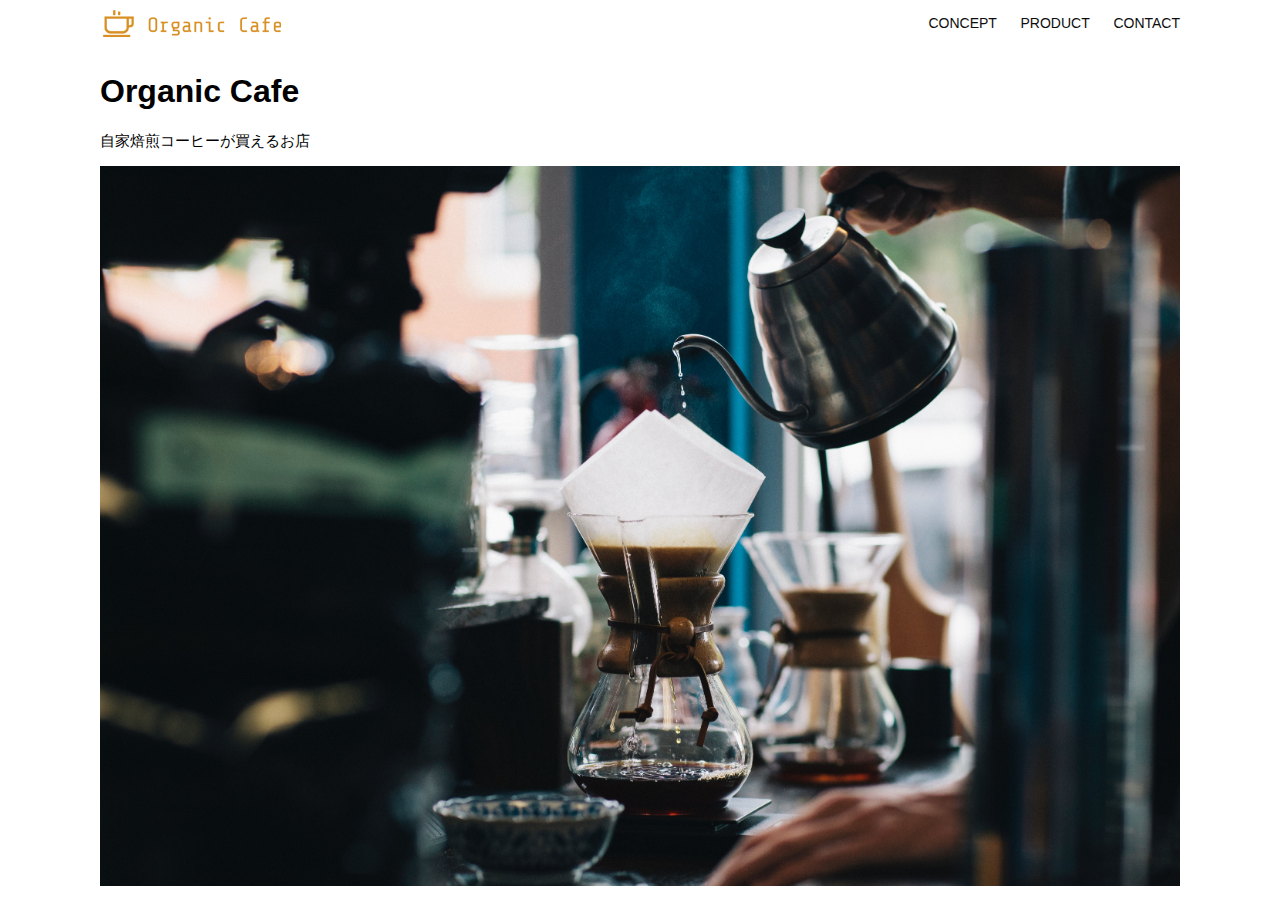
<file: html-css-kadai_013/index.html>
<!DOCTYPE html>
<html>
  <head>
    <title>Organic Cafe</title>
    <meta charset="UTF-8" />
    <meta
      name="description"
      content="自家焙煎のコーヒーがお家で楽しめるOrganic Cafe"
    />
    <meta name="viewport" content="width=device-width, initial-scale=1.0" />
    <link rel="stylesheet" href="style.css" />
  </head>
  <body>
    <!-- ヘッダー -->
    <header>
      <!-- ロゴ -->
      <a href="index.html" id="logo">
        <img src="images/logo.png" alt="トップページに戻る">
      </a>

      <!-- PC用ナビゲーション -->
      <nav id="nav-pc">
        <a href="index.html#concept">CONCEPT</a>
        <a href="index.html#product">PRODUCT</a>
        <a href="index.html#contact">CONTACT</a>
      </nav>
      <img id="menu-sp" src="images/button-menu.png" alt="ナビゲーションを開く" onclick="document.getElementById('nav-sp').style.display='block'">

      <!-- スマホ用ナビゲーション -->
      <nav id="nav-sp">
        <img id="close" src="images/button-close.png" alt="ナビゲーションを閉じる" onclick="document.getElementById('nav-sp').style.display='none'">
        <a id="logo-sp"  href="index.html" onclick="document.getElementById('nav-sp').style.display='none'"><img src="images/logo-sp.png" alt="トップページに戻る"></a>
        <a class="menu" href="index.html#concept" onclick="document.getElementById('nav-sp').style.display='none'">CONCEPT</a>
        <a class="menu" href="index.html#product" onclick="document.getElementById('nav-sp').style.display='none'">PRODUCT</a>
        <a class="menu" href="index.html#contact" onclick="document.getElementById('nav-sp').style.display='none'">CONTACT</a>
      </nav>
    </header>
    <main>
      <article>
        <!-- メインビジュアル -->
        <section id="main-visual">
          <div id="main-message">
            <h1>Organic Cafe</h1>
            <p>自家焙煎コーヒーが買えるお店</p>
          </div>
          <img
            src="images/main-image.jpg"
            alt="コーヒーをハンドドリップで淹れる画像"
          />
        </section>
      </article>
    </main>
  </body>
</html>
</file>
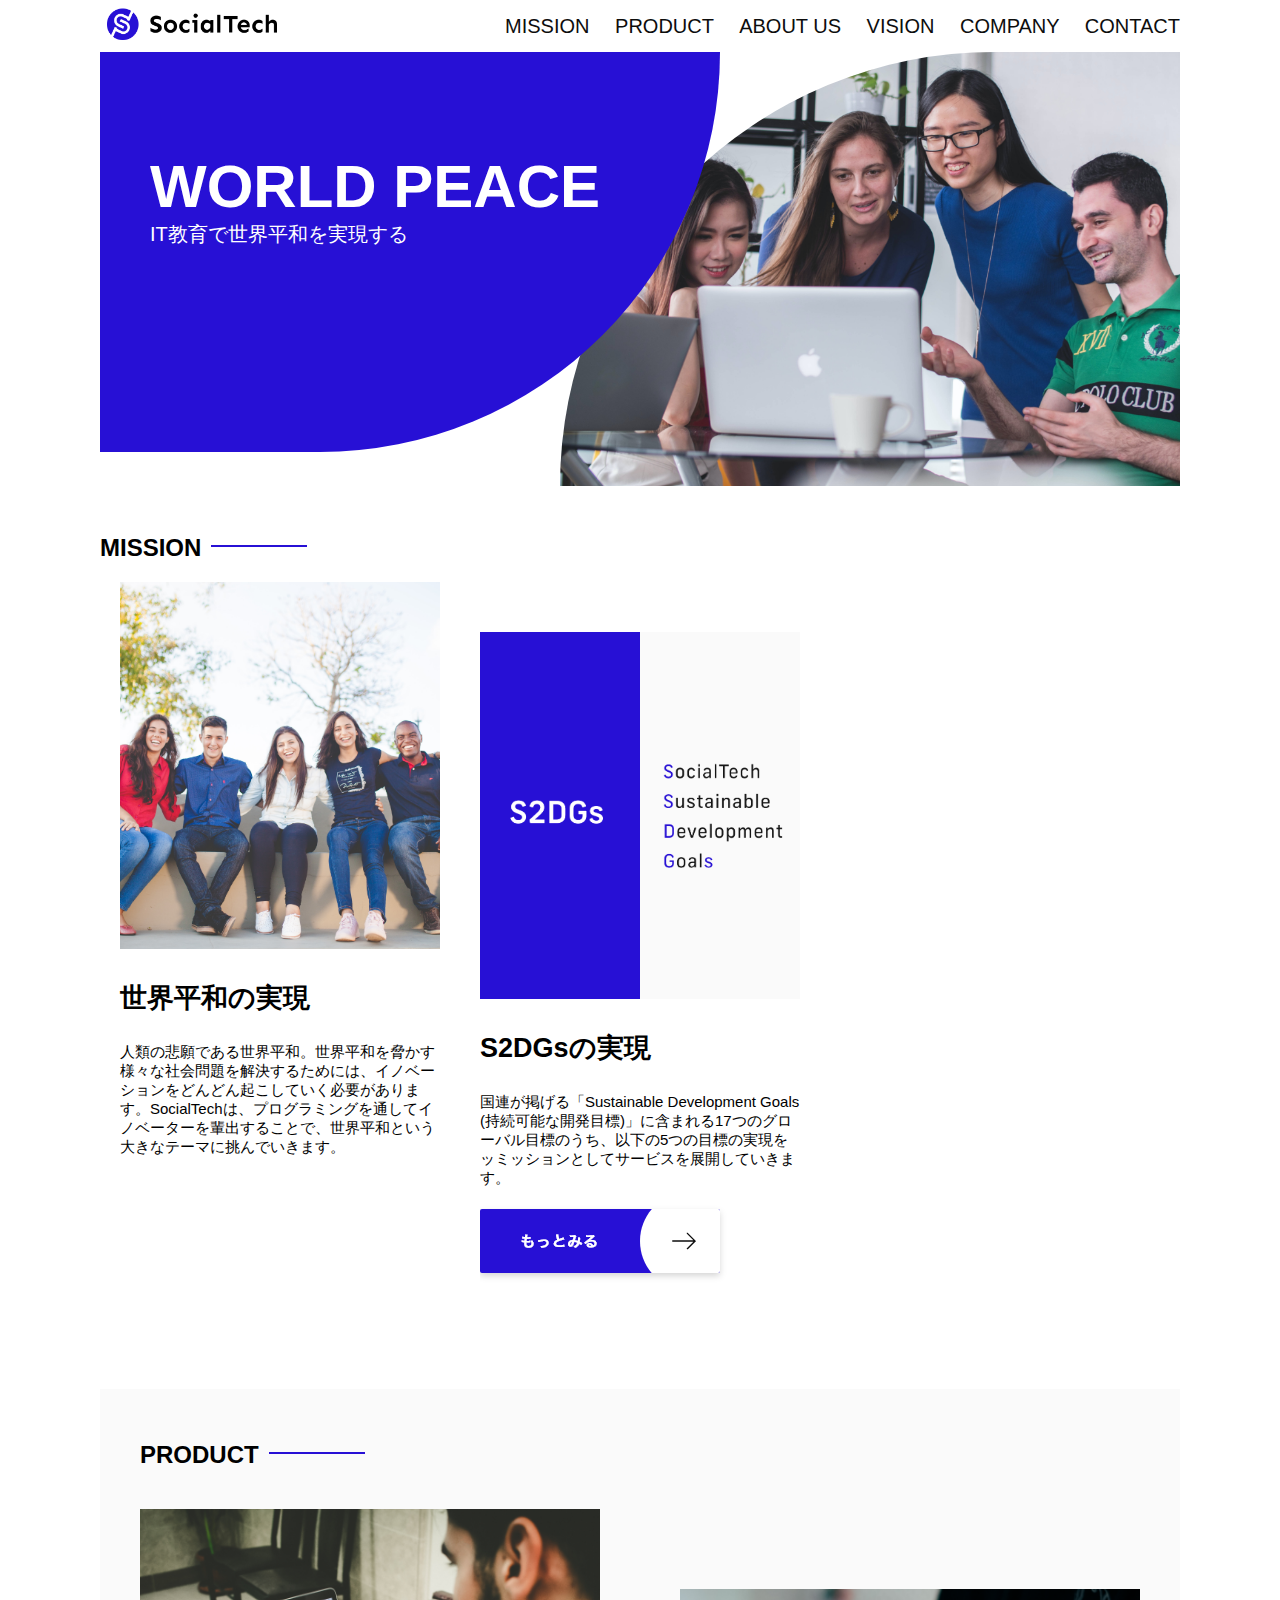
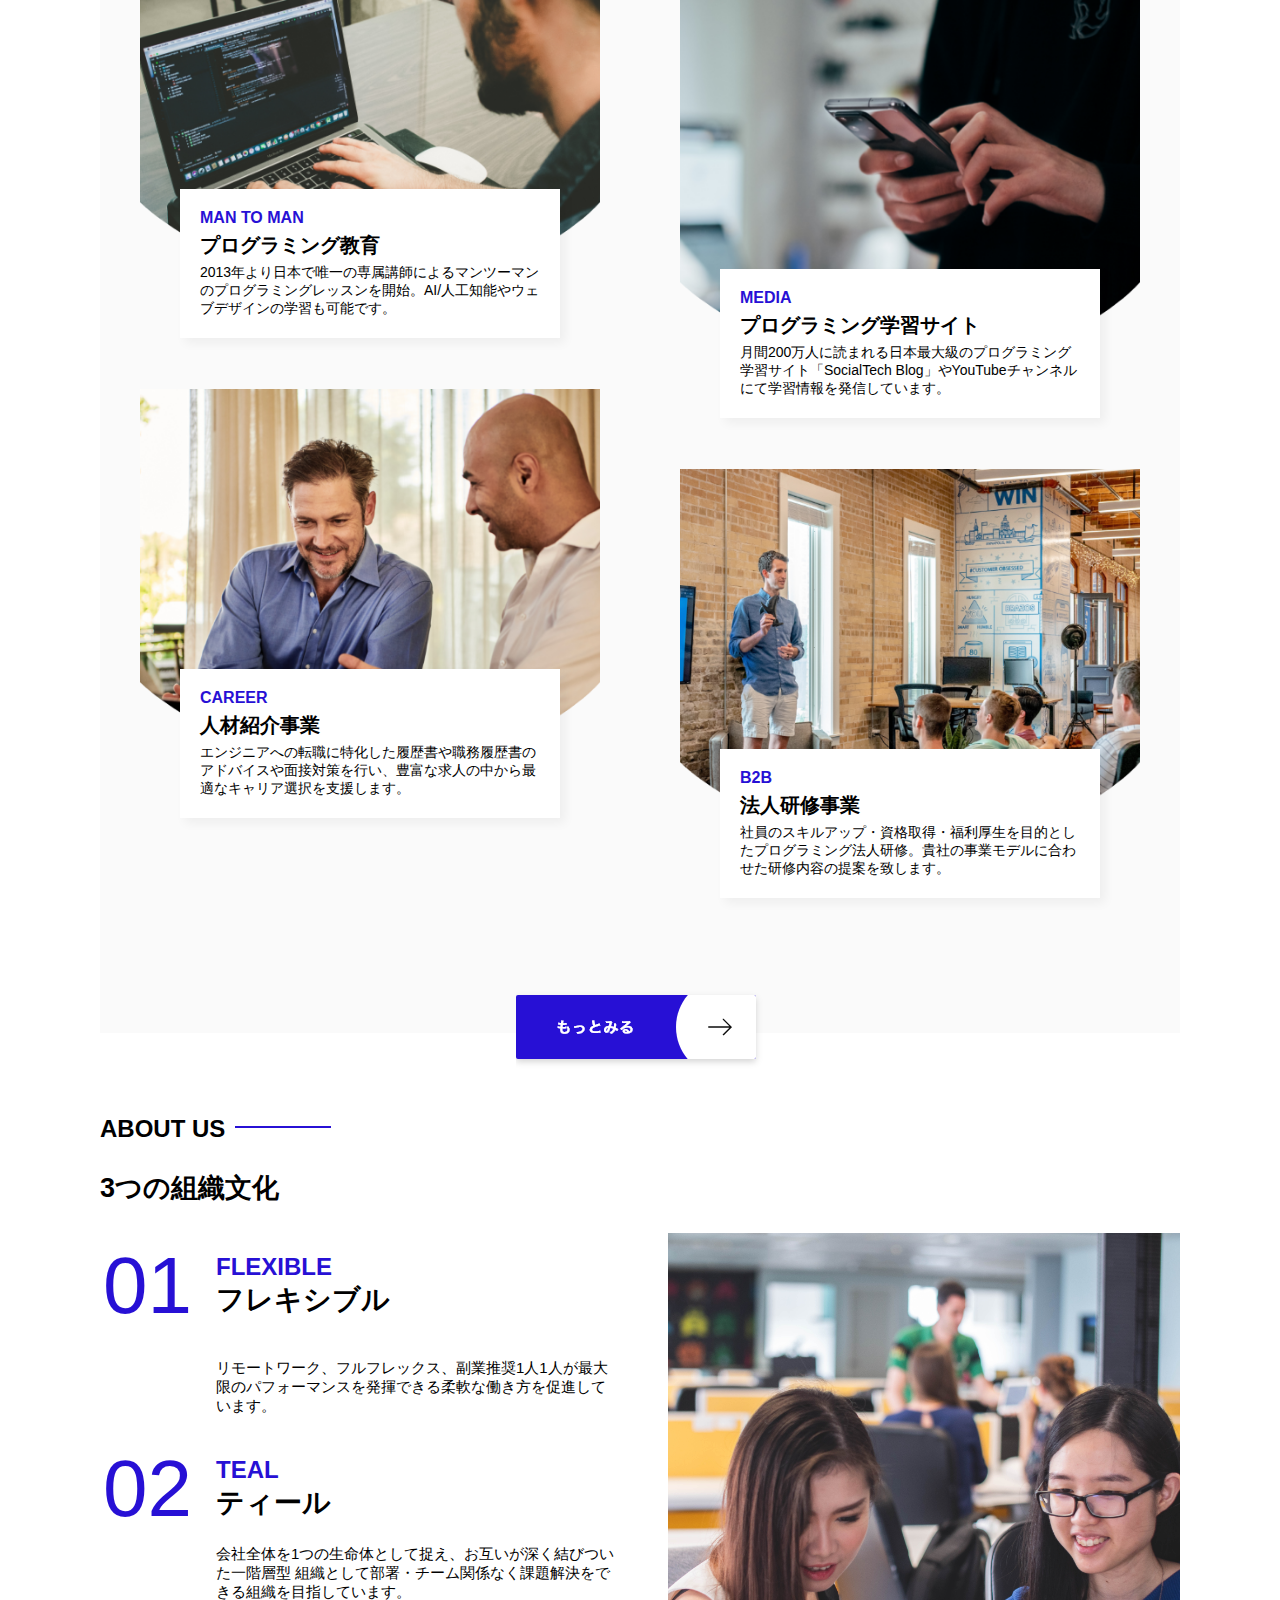
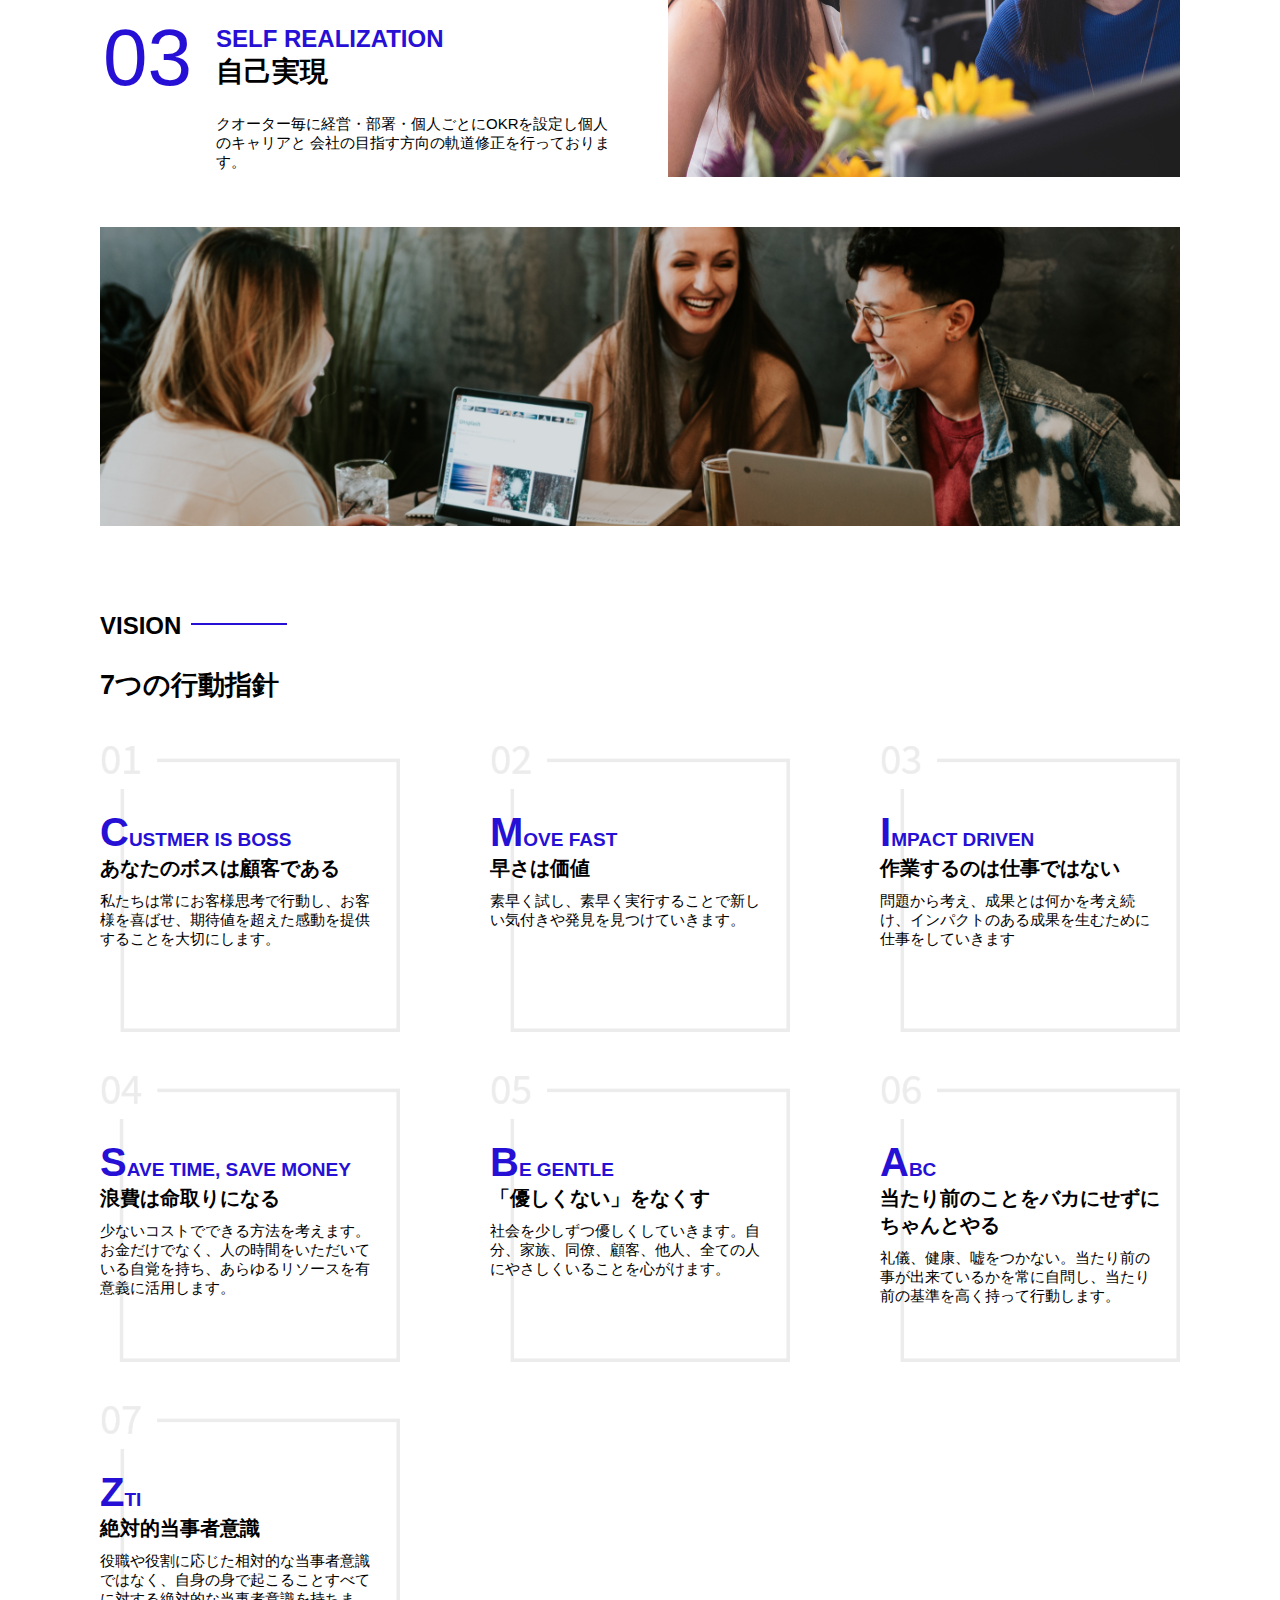
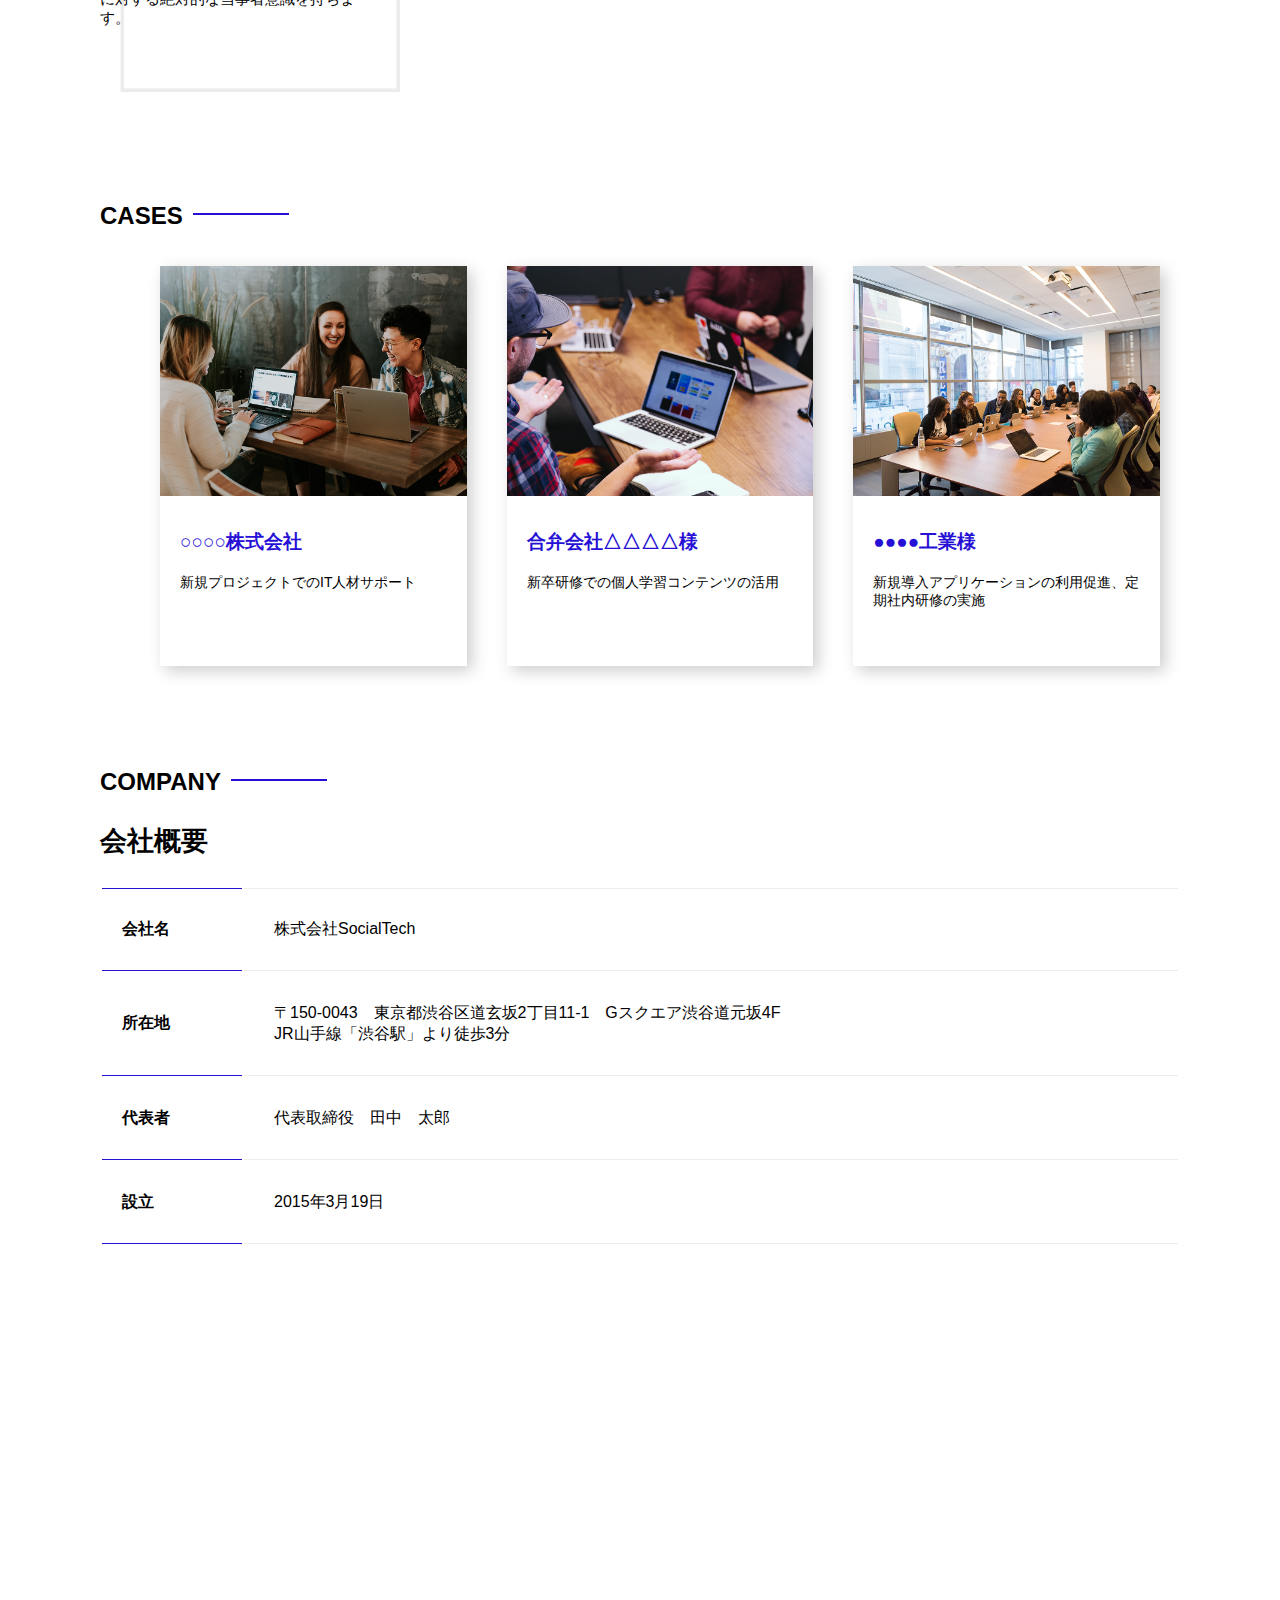
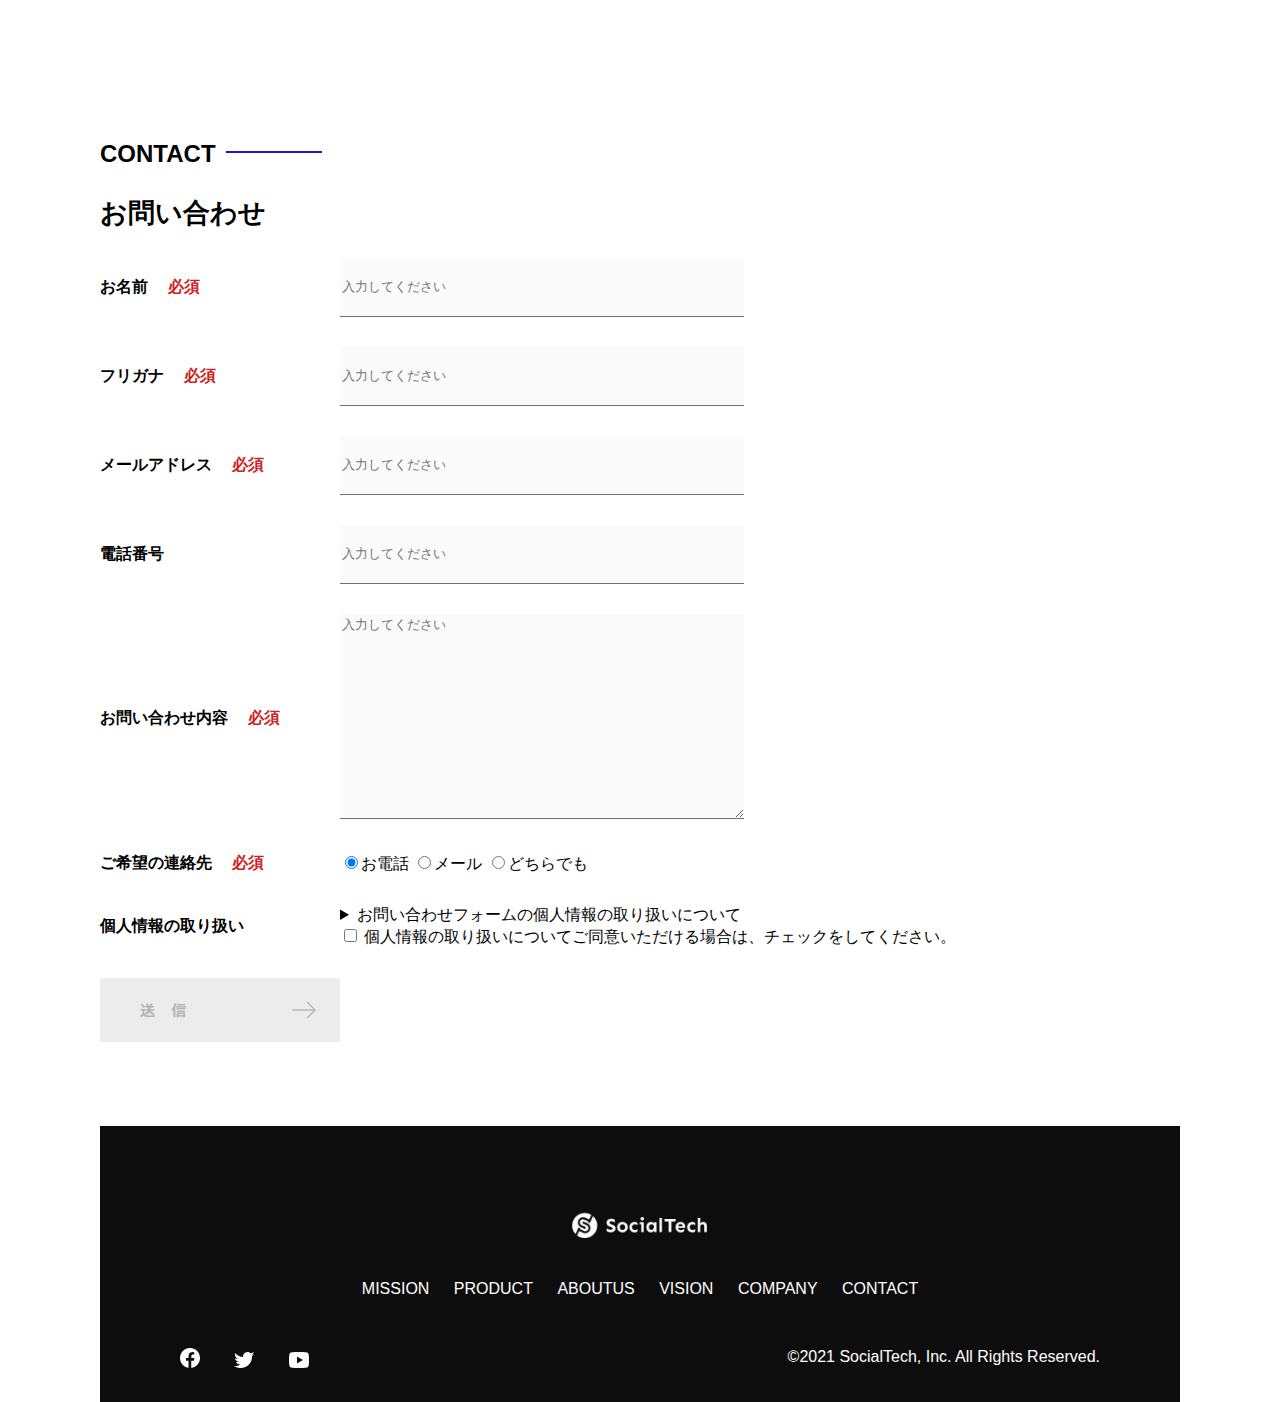
<file: kadai_012/index.html>
<!DOCTYPE html>
<html>
  <head>
    <title>SocialTech</title>
    <meta charset="UTF-8">
    <meta name="description" content="SocialTechはEdtech業界のリーディングカンパニーを目指します。">
    <meta name="viewport" content="width=device-width,initial-scale=1.0">
    <link rel="stylesheet" href="style.css">
  </head>
  <body>
    
    <!-- ヘッダー -->
    <header>
      <!-- ロゴ -->
      <a href="index.html" id="logo"><img src="images/logo.png" alt="トップページに戻る"></a>

       <!-- pc用のナビゲーション -->
       <nav id="nav-pc">
         <a href="misson.html">MISSION</a>
         <a href="product.html">PRODUCT</a>
         <a href="index.html#aboutus">ABOUT US</a>
        <a href="index.html#vision">VISION</a>
         <a href="index.html#company">COMPANY</a>
         <a href="index.html#contact">CONTACT</a>
       </nav>
    </header>
    <main>
      <article>
        <section id="main-visual">
          <div id="main-message">
            <h1>WORLD PEACE</h1>
            <p>IT教育で世界平和を実現する</p>
          </div>
          <img src="images/index/index-main.png" alt="PCの周りに集まる多国籍の仲間たち">
        </section>
      
        <section id="mission">
            <h2 class="index-h2">MISSION</h2>
           <div id="mission-flex">
            <div>
              
              <img id="mission-photo" src="images/index/index-mission.png" alt="屋外のベンチで写真を撮影する多国籍の仲間たち">
              <h3>世界平和の実現</h3>
              <p>
                人類の悲願である世界平和。世界平和を脅かす様々な社会問題を解決するためには、イノベーションをどんどん起こしていく必要があります。SocialTechは、プログラミングを通してイノベーターを輩出することで、世界平和という大きなテーマに挑んでいきます。
              </p>

            </div>
            <div>
              
              <img id="s2dgs" src="images/index/s2dgs.png" alt="S2DGs">
              <h3>S2DGsの実現</h3>
              
              <p>国連が掲げる「Sustainable Development Goals (持続可能な開発目標)」に含まれる17つのグローバル目標のうち、以下の5つの目標の実現をッミッションとしてサービスを展開していきます。</p>
              
              <a href="mission.html">
                <img src="images/button-more.png" alt="もっと見る">
              </a>
            </div>
            <div>
            </div>
           </div>
        </section>

        <!-- プロダクト -->
        <section id="product">
          <h2 class="index-h2">PRODUCT</h2>
          <div>
            <!-- left -->
           <div id="product-left">
             <div>
               <img class="product-photo" src="images/index/index-mantoman.png" alt="PCでコードを書く男性">
               <div class="product-explain">
                 <span>MAN TO MAN</span>
                 <h3>プログラミング教育</h3>
                 <p>2013年より日本で唯一の専属講師によるマンツーマンのプログラミングレッスンを開始。AI/人工知能やウェブデザインの学習も可能です。</p>
               </div>
             </div>
             <div>
                <img class="product-photo" src="images/index/index-career.png" alt="笑顔で話し合う2人の男性">
                <div class="product-explain">
                   <span>CAREER</span>
                   <h3>人材紹介事業</h3>
                   <p>エンジニアへの転職に特化した履歴書や職務履歴書のアドバイスや面接対策を行い、豊富な求人の中から最適なキャリア選択を支援します。</p>               
                 </div>
             </div>
           </div>
           <div id="product-right">
             <div>
               <img class="product-photo" src="images/index/index-media.png" alt="スマートフォンを操作する人">
               <div class="product-explain">
                 <span>MEDIA</span>
                 <h3>プログラミング学習サイト</h3>
                 <p>月間200万人に読まれる日本最大級のプログラミング学習サイト「SocialTech Blog」やYouTubeチャンネルにて学習情報を発信しています。</p>
               </div>
             </div>
             <div>
               <img class="product-photo" src="images/index/index-b2b.png" alt="講演中の男の男性とそれを聴く人々">
               <div class="product-explain">
                 <span>B2B</span>
                 <h3>法人研修事業</h3>
                 <p>社員のスキルアップ・資格取得・福利厚生を目的としたプログラミング法人研修。貴社の事業モデルに合わせた研修内容の提案を致します。</p>
               </div>
             </div>
           </div>
          </div>
          <div>
            <a id="product-more" href="product.html">
              <img src="images/button-more.png" alt="もっとみる">
            </a>
          </div>
        </section>
        <!-- aboutus -->
        <section id="aboutus">
          <h2 class="index-h2">ABOUT US</h2>
          <h3>3つの組織文化</h3>
          <div>
            <table class="culture-table">
              <tr>
                <td>
                <span class="culture-num">01</span>
                </td>
                <td>
                  <span class="culture-en">FLEXIBLE</span>
                  <span class="culture-jp">フレキシブル</span>
                </td>
             </tr>
              <td>
                <!-- 空のセル -->
              </td>
              <td>
                <p class="curture-description">
                  リモートワーク、フルフレックス、副業推奨1人1人が最大限のパフォーマンスを発揮できる柔軟な働き方を促進しています。
                </p>
              </td>
              <tr>
                <td>
                  <span class="culture-num">02</span>
                </td>
                <td>
                 <span class="culture-en">TEAL</span>
                 <span class="culture-jp">ティール</span>
                </td>
              </tr>
              <tr>
                <td>
                  <!-- 空のセル -->
                </td>
                <td>
                  <p class="culture-description">
                    会社全体を1つの生命体として捉え、お互いが深く結びついた一階層型
                    組織として部署・チーム関係なく課題解決をできる組織を目指しています。
                  </p>
                </td>
              </tr>
              <tr>
                <td>
                 <span class="culture-num">03</span>
                </td>
                <td>
                 <span class="culture-en">SELF REALIZATION</span>
                 <span class="culture-jp">自己実現</span>
                </td>
              </tr>
              <tr>
                <td>
                  <!-- 空のセル -->
                </td>
                <td>
                  <p class="culture-description">
                    クオーター毎に経営・部署・個人ごとにOKRを設定し個人のキャリアと
                    会社の目指す方向の軌道修正を行っております。
                  </p>
                </td>
              </tr>
            </table>
              <img class="culture-img0" src="images/index/index-aboutus1.png" 
              alt="笑顔で話し合う2人の女性">              
          </div>
            <img class="culture-img2" src="images/index/index-aboutus2.png" alt="笑顔で話し合う３人の男女">
        </section>

        <!-- VISION -->
        <section id="vision">
          <h2 class="index-h2">VISION</h2>
          <h3>7つの行動指針</h3>
          <div>
            <div class="vision-box">
              <img src="images/index/vision-01.png" alt="01">
              <span>
                <h4>CUSTMER IS BOSS</h4>
                <h5>あなたのボスは顧客である</h5>
                <p>私たちは常にお客様思考で行動し、お客様を喜ばせ、期待値を超えた感動を提供することを大切にします。</p>               
              </span>
            </div>
             <div class="vision-box">
               <img src="images/index/vision-02.png" alt="02">
               <span>
                 <h4>MOVE FAST</h4>
                 <h5>早さは価値</h5>
                 <p>素早く試し、素早く実行することで新しい気付きや発見を見つけていきます。</p>   
               </span>
             </div>
             <div class="vision-box">
               <img src="images/index/vision-03.png" alt="03">               
                <span>
                 <h4>IMPACT DRIVEN</h4>
                 <h5>作業するのは仕事ではない</h5>
                 <p>問題から考え、成果とは何かを考え続け、インパクトのある成果を生むために仕事をしていきます</p>                
                </span>
             </div>
             <div class="vision-box">
                <img src="images/index//vision-04.png" alt="04">
                <span>
                 <h4>SAVE TIME, SAVE MONEY</h4>
                 <h5>浪費は命取りになる</h5>
                 <p>少ないコストでできる方法を考えます。お金だけでなく、人の時間をいただいている自覚を持ち、あらゆるリソースを有意義に活用します。</p>
                </span>
             </div>
             <div class="vision-box">
               <img src="images/index/vision-05.png" alt="05">
               <span>
                 <h4>BE GENTLE</h4>
                 <h5>「優しくない」をなくす</h5>
                 <p>社会を少しずつ優しくしていきます。自分、家族、同僚、顧客、他人、全ての人にやさしくいることを心がけます。</p>
               </span>
             </div>
             <div class="vision-box">
               <img src="images/index/vision-06.png" alt="06">
               <span>
                <h4>ABC</h4>
                <h5>当たり前のことをバカにせずにちゃんとやる</h5>
                <p>礼儀、健康、嘘をつかない。当たり前の事が出来ているかを常に自問し、当たり前の基準を高く持って行動します。</p>
               </span>
             </div>
             <div class="vision-box">
               <img src="images/index/vision-07.png" alt="07">
               <span>
                <h4>ZTI</h4>
                <h5>絶対的当事者意識</h5>
                <p>役職や役割に応じた相対的な当事者意識ではなく、自身の身で起こることすべてに対する絶対的な当事者意識を持ちます。</p>
               </span>
             </div>
          </div>
        </section>
        <section id="cases">
           <h2 class="index-h2">CASES</h2>
           <ul>
             <li class="case-card"><img src="images/index/case-1.png" class="case-img" alt="仲良く語り合う3人">
               <div class="case-info">
                 <h3 class="case-name">○○○○株式会社</h3>
                 <p class="case-content">新規プロジェクトでのIT人材サポート</p>
               </div>
             </li>
             <li class="case-card"><img src="images/index/case-2.png" class="case-img" alt="PCでコンテンツを見る">
               <div class="case-info">
                 <h3 class="case-name">合弁会社△△△△様</h3>
                 <p class="case-content">新卒研修での個人学習コンテンツの活用</p>
               </div>
             </li>
             <li class="case-card"><img src="images/index/case-3.png" class="case-img" alt="社内研修中の会議室">
               <div class="case-info">
                 <h3 class="case-name">●●●●工業様</h3>
                 <p class="case-content">新規導入アプリケーションの利用促進、定期社内研修の実施</p>
               </div>
             </li>
           </ul>
        </section>

        <section id="company">
          <h2 class="index-h2">COMPANY</h2>
          <h3>会社概要</h3>
           
           <table id="company-table">
             <tr>
               <th class="tableheader-first">会社名</th>
               <td class="cell-first">株式会社SocialTech</td>
             </tr>
             <tr>
               <th class="tableheader">所在地</th>
               <td class="cell">〒150-0043　東京都渋谷区道玄坂2丁目11-1　Gスクエア渋谷道元坂4F<br>JR山手線「渋谷駅」より徒歩3分</td>             
             </tr>
             <tr>
               <th class="tableheader">代表者</th>
               <td class="cell">代表取締役　田中　太郎</td>
             </tr>
             <tr>
               <th class="tableheader">設立</th>
               <td class="cell">2015年3月19日</td>
             </tr>
           </table>
           <iframe src="https://www.google.com/maps/embed?pb=!1m16!1m12!1m3!1d3241.7761317276118!2d139.6936157757867!3d35.65788687259479!2m3!1f0!2f0!3f0!3m2!1i1024!2i768!4f13.1!2m1!1z44CSMTUwLTAwNDMg5p2x5Lqs6YO95riL6LC35Yy66YGT546E5Z2CMuS4geebrjExLTEgR-OCueOCr-OCqOOCoua4i-iwt-mBk-WFg-WdgjRG!5e0!3m2!1sja!2sjp!4v1710685298955!5m2!1sja!2sjp" width="600" height="450" style="border:0;" allowfullscreen="" loading="lazy" referrerpolicy="no-referrer-when-downgrade">
           </iframe>
        </section>
        <!-- お問い合わせフォーム -->
        <section id="contact">
           <h2 class="index-h2">CONTACT</h2>
           <h3>お問い合わせ</h3>           
           <!-- STATIC FORMSのフォームタグ -->
            <form action="https://api.staticforms.xyz/submit" method="post">
              <input type="text" name="honeypot" style="display:none">
              <!-- STATICフォームズのアクセスキー -->
              <input type="hidden" name="accessKey" value="f420161d-b599-449f-90f4-793253910caa">
              <!-- メールのタイトル -->
              <input type="hidden" name="subject" value="お問い合わせフォーム" />
              <!-- 送信先のメールアドレスをvalueに設定する -->
              <input type="hidden" name="replyTo" value="kazu71054@gmail.com">
              <!-- redirectのURLは公開後のURLへリンクする -->
              <input type="hidden" name="redirectTo" value="">
             <div>
               <div class="contact-heading">
                 <label class="contact-label">お名前<span class="contact-span">必須</span></label>
               </div>
               <div>
                 <input type="text" name="name" placeholder="入力してください" class="contact-textbox">
               </div>
             </div>
             <div>
               <div class="contact-heading">
                 <label class="contact-label">フリガナ<span class="contact-span">必須</span></label>
               </div>
               <div>
                 <input type="text" name="hurigana" placeholder="入力してください" class="contact-textbox">
               </div>
             </div>
             <div>
               <div class="contact-heading">
                 <label class="contact-label">メールアドレス<span class="contact-span">必須</span></label>
               </div>
               <div>
                 <input type="text" name="email" placeholder="入力してください" class="contact-textbox">
               </div>
             </div>
               <div>
                 <div class="contact-heading">
                   <label class="contact-label">電話番号</label>
                 </div>
                 <div>
                   <input type="text" name="tel" placeholder="入力してください" class="contact-textbox">
                 </div>
               </div> 
                <div>
                  <div class="contact-heading">
                   <label class="contact-label">お問い合わせ内容<span class="contact-span">必須</span></label>
                 </div>
                 <div>
                   <textarea class="contact-textarea" placeholder="入力してください" name="message"></textarea>
                 </div>
                </div> 
               <div>
                 <div class="contact-heading">
                   <label class="contact-label">ご希望の連絡先<span class="contact-span">必須</span></label>
                 </div>
                 <div>
                   <input class="radiobutton" type="radio" value="tel" name="contact" checked><label>お電話</label>
                   <input class="radiobutton" type="radio" value="mail" name="contact"><label>メール</label>
                   <input class="radiobutton" type="radio" value="both" name="contact"><label>どちらでも</label>
                 </div>
               </div>
             <div> 
                <div class="contact-heading">
                   <label class="contact-label">個人情報の取り扱い</label>
                </div>
                <div>
                  <details> 
                    <summary>お問い合わせフォームの個人情報の取り扱いについて</summary>
                    <div>
                      <span>1.組織の名称または指名</span><br>
                        株式会社SocialTech<br><br>
                      <span>2.個人情報保護管理者（若しくはその代理人）の氏名又は職名、および連絡先
                         鈴木一郎　コーポレート部</span><br>
                        メールアドレス:support@socialTech.net<br>
                        TEL:03-××××-××××<br>
                     <span>3.個人情報の利用目的</span><br>
                        ・本サービス及び本サービスに関連する情報の提供又はそれらに関する連絡のため<br>
                        ・ユーザーの本人確認のため<br>
                        ・当社サービスのご案内のため<br>
                        ・当社の商品などの広告または宣伝（電子メールによるものを含むものとします。）<br><br>
                      <span>4.個人情報の取り扱い業務の委託</span><br>
                        個人情報の取り扱い業務の全部または一部を外部に業務委託する場合があります。<br>
                        その際、弊社は、個人情報を適切に保護できる管理体制を敷き実行していることを条件として<br>
                        委託先を厳選したうえで、機密保持契約を委託先と締結し、お客様の個人情報を厳密に管理させます。<br><br>
                      <span>5.個人情報の開示などの請求</span><br>
                        お客様は、弊社に対してご自身の個人情報の開示等（利用目的の通知、開示、内容の訂正・追加・削除、利用の停止または消去、第三者への提供の停止）に関して、当社問い合わせ窓口に申し出ることが出来ます。<br>
                        その際、弊社はお客様ご本人を確認させていただいたうえで、合理的な期間内に対応いたします。<br><br>
                        なお、個人情報に関する弊社問い合わせ先は、次の通りです。<br><br>
                        株式会社SocialTech　個人情報問い合わせ窓口<br>
                        〒150-0043　東京都渋谷区道玄坂2丁目11-1　Gスクエア渋谷道元坂4F<br>
                        メールアドレス：support@socialtech.net TEL:03-××××－××××<br><br>
                      <span>6.個人情報を提供されることの任意性について</span><br><br>
                        お客様がご自身の個人情報を弊社に提供されるか否かは、お客様のご判断によりますが、もしご提供されない場合には、適切なサービスが提供できない場合がありますので予めご了承ください。    
                    </div>
                  </details>
                  <input type="checkbox" name="agree">
                  <span>個人情報の取り扱いについてご同意いただける場合は、チェックをしてください。</span>
               </div>
             </div>
              <input type="image" src="images/button-submit.png" alt="送信する">
           </form>
        </section>
      </article>
        <footer>
           <div id="footer-logo">
             <img src="images/logo-sp.png" alt="SocialTech">
           </div>
             <div id="footer-link">
                <a href="mission.html">MISSION</a>
                <a href="product.html">PRODUCT</a>
                <a href="index.html#aboutus">ABOUTUS</a>
                <a href="index.html#vision">VISION</a>
                <a href="index.html#company">COMPANY</a>
                <a href="index.html#contact">CONTACT</a>
             </div>
              <div id="sns-footer">
                  <a href="https://www.facebook.com/sejuku2013"><img src="images/button-facebook.png" alt="Facebookのリンク"></a>
                  <a href="https://twitter.com/samuraijuku"><img src="images/button-twitter.png" alt="Twitterのリンク"></a>
                  <a href="https://www.youtube.com/channel/UCCFOQO5aDK0xXam4cUQXT8g"><img src="images/button-youtube.png" alt="Youtubeのリンク"></a>
                   <span id="copyright">&copy;2021 SocialTech, Inc. All Rights Reserved.</span>
              </div>
        </footer>   
    </main>     
  </body>

</html>
</file>
<file: html-css-kadai_013/style.css>
/* PC、スマホ共通スタイル */
body {
  font-family: "Source Sans Pro", "Hiragino Kaku Gothic ProN", Meiryo, Arial,
    sans-serif;
}

p {
  font-size: 15px;
}

#main-visual>img {
  width: 100%;
}

/*================
PC用のスタイル 
=================*/
@media screen and (min-width: 768px) {
  /* 横幅設定 */
  body {
    max-width: 1080px;
    min-width: 960px;
    margin: 0 auto 0 auto;
  }

  /* ヘッダー */
  header {
    display: flex;
    justify-content: space-between;
  }

  /* ナビゲーションのレイアウト */
  #nav-pc {
    text-align: right;
    font-size: 14px;
    padding-top: 15px;
  }

  /* ナビゲーションのリンクの装飾設定 */
  #nav-pc>a {
    text-decoration: none;
    margin-left: 20px;
  }

  #nav-pc>a:link {
    color: #0d0d0d;
  }

  #nav-pc>a:visited {
    color: #0d0d0d;
  }

  #nav-pc>a:hover {
    color: #0d0d0d;
    text-decoration: underline;
  }

  #nav-pc>a:active {
    color: #0d0d0d;
  }

  #menu-sp {
    display:none;
  }

  #nav-sp {
    display:none;
  }
}

/* スマホ用のスタイル */
@media screen and (max-width:767px){
 body{
  min-width: 375px;
  margin:0;
 }

 /* PCのナビゲーション非表示 */
 #nav-pc{
  display: none;
 }
/* ハンバーガーメニュー */
 #menu-sp{
  float: right;
  padding:0;
 }

/* スマホ用ナビゲーション */
 #nav-sp{
  background-color: #ce933e;
  position:absolute;
  left: 0;
  top:0;
  height:100%;
  width:100%;
  display: none;
  z-index:100;
 }

 /* ×ボタン */
 #close {
  position: absolute;
  top:20px;
  right:20px;
 }

/* ナビゲーションメニュー用ロゴ */
  #logo-sp{
    margin:80px 0px 30px 20px;
  }

  #nav-sp > a {
    display: block;
  }

  #nav-sp > a:link {
    color:#ffffff;
  }

  #nav-sp a:visited{
    color:#ffffff;
  }

  #nav-sp a:hover{
    color:#ffffff;
  }

  #nav-sp a:hover{
    text-decoration:underline;
  }

  #nav-sp a:active{
    color:#ffffff;
  }

  #nav-sp > .menu{
    text-decoration: none;
    display:block;
    margin:auto 20px;
    height:44px;
    font-size:16px;
    background-image: url("images/arrow.png");
    background-repeat : no-repeat;
    background-position:right top;
  }
}
</file>
<file: kadai_012/style.css>
/* PC、スマホ共通スタイル */
body{
  font-family:"Source Sans Pro", "Hiragino Kaku Gothic ProN",Meiryo,Arial,sans-serif
}

P{
  font-size: 15px;
}

/* PC用のスタイル */
/* 横幅設定 */
body{
  max-width:1080px;
  min-width:960px;
  margin:0 auto 0 auto
}

/* ヘッダー */
header{
  display:flex;
  justify-content:space-between;
}

/* ナビゲーションのレイアウト */
#nav-pc{
  font-size:20px;
  padding-top:15px;
}

/*  */
#nav-pc>a {
  text-decoration:none;
  margin-left:20px; 
}

#nav-pc > a:link{
  color:#0d0d0d
}

#nav-pc > a:visited{
  color:#0d0d0d;
}

#nav-pc > hover{
  color:#0d0d0d;
  text-decoration:underline;
}

#main-visual{
  position:relative;
  height: 400px;
}

#main-message{
  position: absolute;
  top:0;
  left:0;
  background-color:#2710d5;
  color:#ffffff;
  border-radius:0 0 476px 0;
  max-width:620px;
  height:100%;
  width:100%;
  z-index:11;
}

#main-message>h1{
  font-size:60px;
  font-weight:bold;
  margin:100px 0 0 50px;
}

#main-message>p{
  font-size:20px;
  margin:0 0 0 50px;
}

#main-visual>img{
  max-width:620px;
  border-radius:476px 0 0 0;
  position:absolute;
  top:0;
  right:0;
  z-index:10;
}

h2{
  margin:40px 0 0 0;
}

h2::after{
  content:url("images/line.png");
  margin-left:10px;
}

h3{
  font-size:27px;
}

#mission{
  margin:80px auto 80px auto;
  width:100%;
}

#mission-flex{
  width:100%;
  display:flex;
}

#mission-flex > div{
  width:50%;
  margin:20px;
}

#mission-photo{
  width:100%;
}

#s2dgs{
  margin-top:50px;
  width:100%;
}

/* product */
#product{
  background-color:#fafafa;
  margin:80px 0 80px 0;
  padding:10px 40px 0px 40px;
}

/* 外枠 */
#product > div{
  margin-top:40px;
  display:flex;
}

/* 左のカラム */
#product-left{
  width:50%;
  margin-right:20px;
}

/* 右のカラム */
#product-right{
  width:50%;
  margin-left:20px;
  margin-top:80px;
}

/* 画像＋説明の枠 */
#product-left > div{
  position:relative;
  height: 480px;
  margin-right:20px;
}

#product-right > div{
  position:relative;
  height:480px;
  margin-left:20px;
}

/* 画像 */
.product-photo{
  width:100%;
}

/* 説明文の枠 */
.product-explain{
  background-color:#ffffff;
  position:absolute;
  left:0;
  top:280px;
  margin:0 40px 0 40px;
  padding:20px;
  box-shadow:5px 5px 10px rgba(0,0,0,0.05);
}

/* 説明文の英語 */
.product-explain > span{
  color:#2710d5;
  font-weight:bold;
  font-size:16px;
  margin:5px 0 5px 0;
}

/* 説明文の見出し */
.product-explain > h3{
  font-size: 20px;
  margin: 5px 0 5px 0;
}

/* 説明文 */
.product-explain > p{
  font-size:14px;
  margin:0;
}

/* 「もっと見る」ボタン */
#product-more{
  margin:0 auto -42px auto;
}

/* ABOUT US */
#aboutus{
  margin:80px auto 80px auto;
}

/* 3つの組織文化と画像を入れる枠 */
#aboutus > div{
  display:flex;
}

/* 画像 */
.culture-img{
  width:100%;
  align-self:flex-start;
}

.culture-img2{
  margin-top:50px;
  width:100%;
}

/* 3つの組織文化の表 */
.culture-table{
  margin-right:50px;
}

/* 番号 */
.culture-num{
  font-size:80px;
  color:#2710d5;
  margin:0 20px 0 0;
}

/* 組織文化英語 */
.culture-en{
  color: #2710d5;
  font-weight:bold;
  font-size:24px;
  display:block;
}

/* 組織文化日本語 */
.culture-jp{
  font-size:28px;
  font-weight:bold;
}

/* 説明文 */
.culture-description{
  margin:0;
}

/* ビジョン */
#vision{
  margin:80px auto 80px auto;
}

/* セクション内の外枠 */
#vision > div{
  width:100%;
  display:flex;
  justify-content:space-between;
  flex-wrap:wrap;
}

/* 7つの行動指針の枠 */
.vision-box{
  width:300px;
  height:300px;
  margin-bottom:30px;
  position:relative;
}

.vision-box>img{
  width:100%;
  height:auto;
  position:absolute;
  top:0;
  left:0;
  z-index:30;
}

.vision-box>span{
  position:absolute;
  top:0;
  left:0;
  z-index:31;
  margin-right:20px;
}

.vision-box>span>h4{
  color:#2710d5;
  font-size:19px;
  margin:80px 0 0 0;
}

.vision-box>span>h4::first-letter{
  font-size:40px;
}

.vision-box>span>h5{
  font-size:20px;
  margin:0 0 0 0;
}

.vision-box>span>p{
  margin:10px 0 0 0;
}

/*  会社概要 */
#company{
  margin:80px auto 80px auto;
}

#company-table{
  width:100%
}

.tableheader{
  text-align: left;
  padding:20px;
  border-bottom-color:#2710d5;
  border-bottom-width:1px;
  border-bottom-style:solid;
  width:100px;
}

.tableheader-first{
  text-align:left;
  padding:20px;
  border-bottom-color:#2710d5;
  border-bottom-width:1px;
  border-bottom-style:solid;
  border-top-color:#2710d5;
  border-top-width:1px;
  border-top-style:solid;
  width:100px;
}

.cell{
  padding:30px;
  border-bottom-color:#ececec;
  border-bottom-width:1px;
  border-bottom-style:solid;
}

.cell-first{
  padding:30px;
  border-bottom-color:#ececec;
  border-bottom-width:1px;
  border-bottom-style:solid;
  border-top-color:#ececec;
  border-top-width:1px;
  border-top-style:solid;
}

#company>iframe{
  width:100%;
  height: 368px;
  margin-top:40px;
}

/* お問い合わせ */
#contact{
  margin: 80px auto 80px auto;
}

/*外枠 */
#contact > form > div {
  display:flex;
  flex-direction: row;
  flex-wrap:wrap;
  padding-bottom:30px;
}

/* 左列の見出し */
.contact-heading{
  width: 240px;
  align-self: center;
}

/* 見出しのラベル */
.contact-label{
  font-weight:bold;
}

/* 必須 */
.contact-span{
  color:#ce2222;
  margin: 0 0 0 20px;
  font-weight:bold;
}

/* テキストボックス */
.contact-textbox{
  border-top: 0;
  border-left: 0;
  border-right: 0;
  border-bottom-width: 1px;
  border-bottom-color:#707070;
  border-bottom-style:solid;
  background-color: #fafafa;
  width:400px;
  height:56px;
}

/* お問い合わせ内容のテキストエリア */
.contact-textarea{
  border-top:0;
  border-left:0;
  border-right:0;
  border-bottom-width:1px;
  border-bottom-color:#707070;
  border-bottom-style:solid;
  background-color:#fafafa;
  width:400px;
  height:200px;
}

/* 個人情報の取り扱い */
details{
  width:700px;
}

details>div{
  background-color: #fafafa;
  padding:20px;
}

details>div>span{
  font-weight:bold;
}

/* フッター */
footer{
  background-color: #0d0d0d;
  text-align: center;
  padding: 80px 80px 30px 80px;
}

#footer-logo{
  margin-bottom:30px;
}

#footer-link{
  margin-bottom: 50px;
}

#footer-link > a{
  text-decoration: none;
  margin:10px;
}

#footer-link > a:link{
  color: #ffffff;
}

#footer-link > a:visited{
  color:#ffffff;
}

#footer-link > a:hover{
  color:#ffffff;
  text-decoration: underline;
}

#footer-link > a:active{
  color:#ffffff;
}

#sns-footer{
  text-align:left;
  width: 100%;
}

#sns-footer > a{
  margin-right:30px;
}

#copyright{
  color:#ffffff;
  float:right;
}

/* 導入企業 */
#cases {
  margin:40px 0;
  width:100%;
}

#cases > ul{
  display:flex;
  list-style: none;
}

#cases>ul>li{
  width:33%;
  margin:20px;
}

.case-card {
  background-color: #FFFFFF;
  height: 400px;
  box-shadow:5px 5px 15px rgba(0,0,0,0.2);
}

.case-img{
  width:100%;
}

.case-info{
  padding: 10px 20px;
}

.case-name{
  color:#2710d5;
  font-size: 19px;
}

.case-content{
  font-size: 14px;
}
</file>
